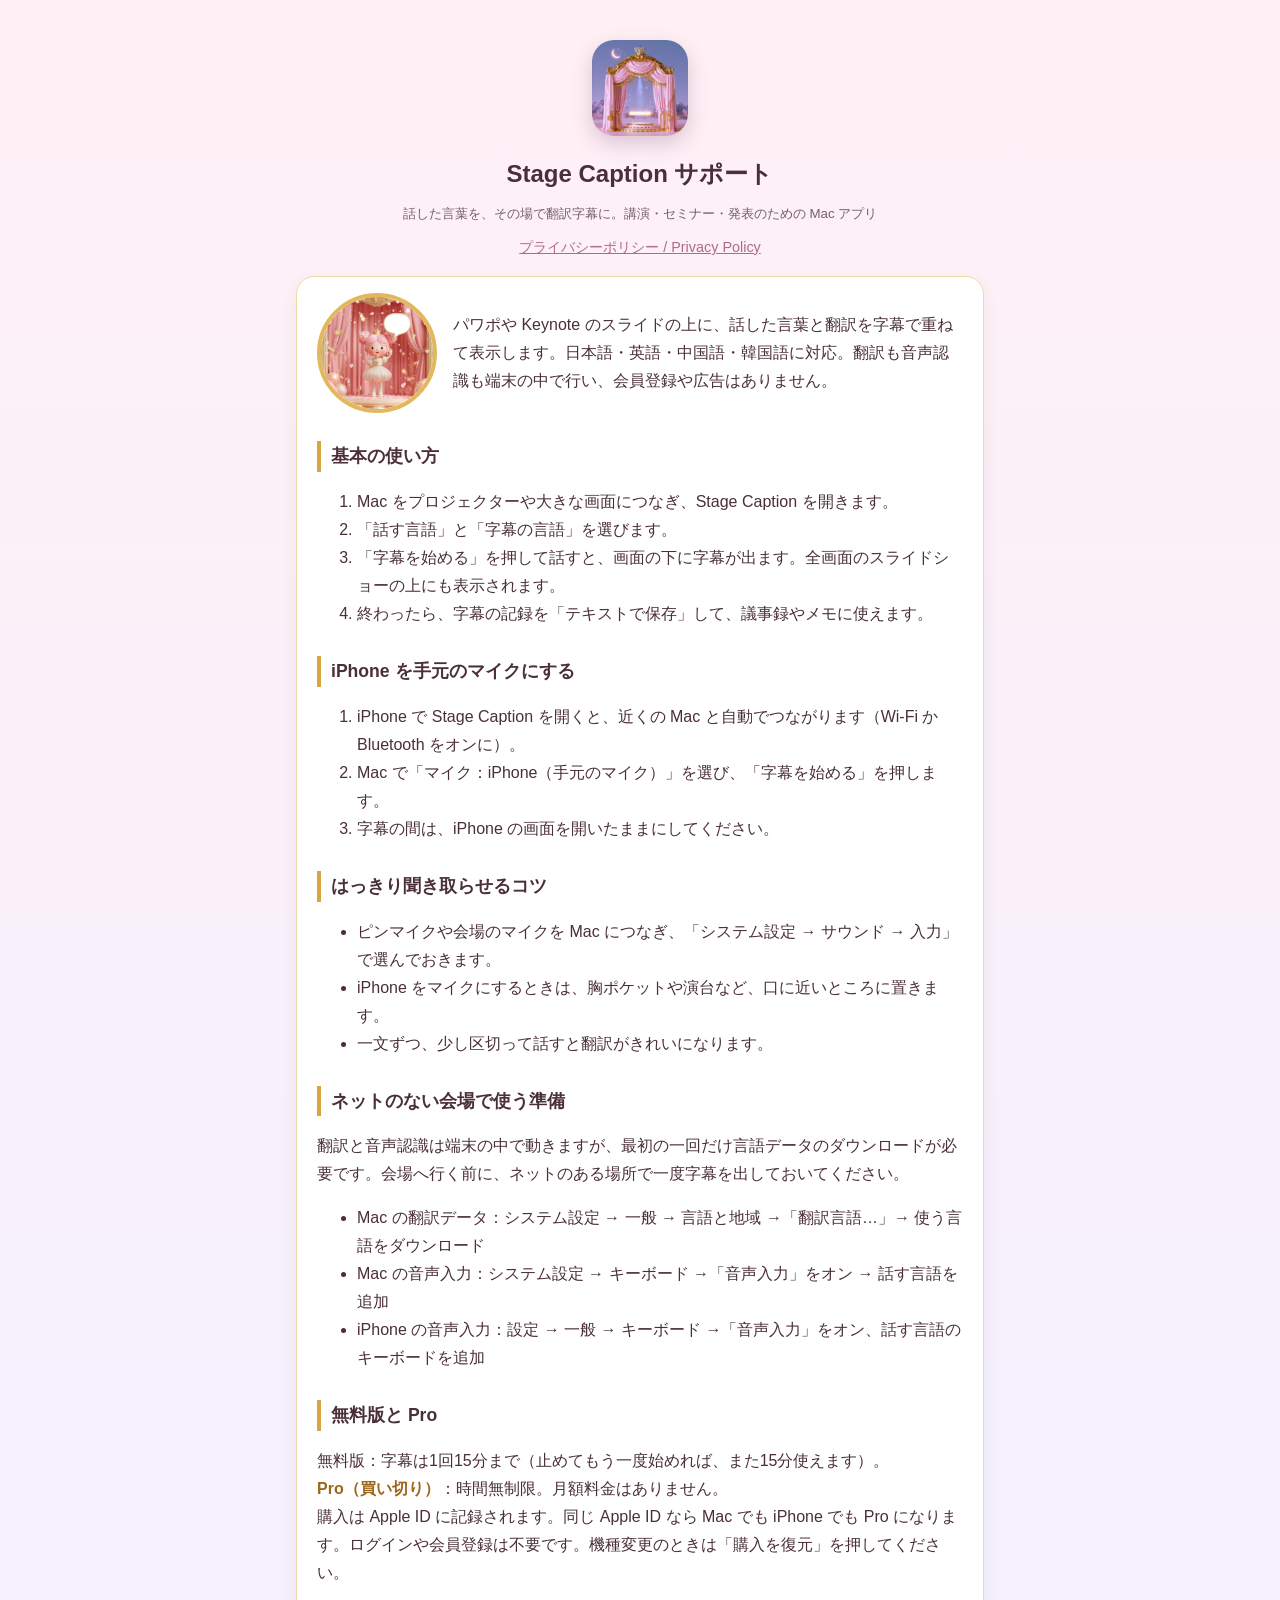
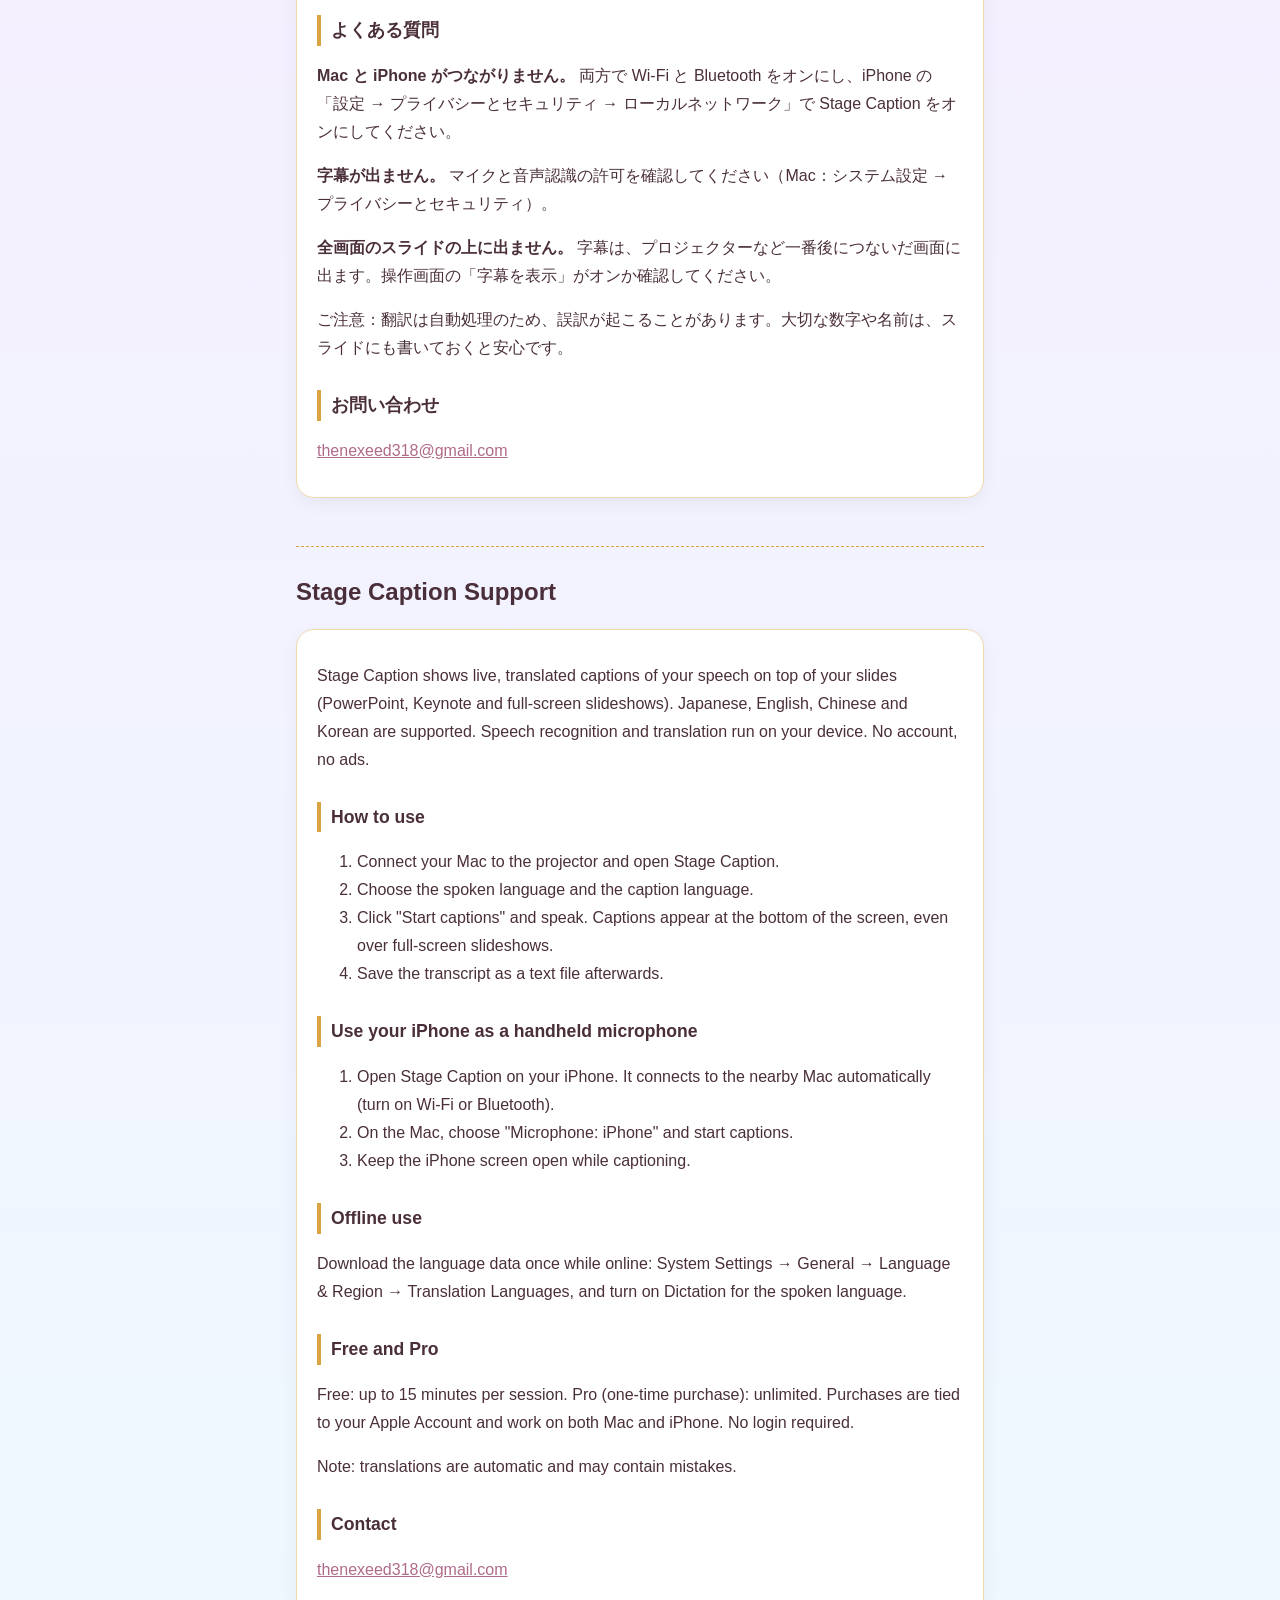
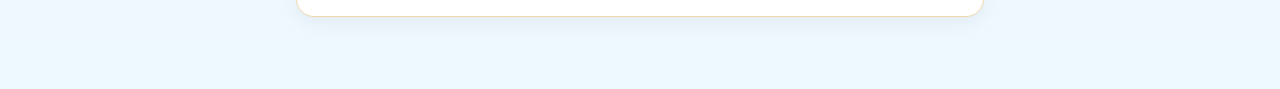
<file: index.html>
<!doctype html>
<html lang="ja">
<head>
<meta charset="utf-8">
<meta name="viewport" content="width=device-width, initial-scale=1">
<title>Stage Caption サポート / Support</title>
<link rel="stylesheet" href="style.css">
</head>
<body>
<main>
<header><img class="icon" src="icon.png" alt="Stage Caption のアイコン"><h1>Stage Caption サポート</h1>
<small>話した言葉を、その場で翻訳字幕に。講演・セミナー・発表のための Mac アプリ</small></header>
<nav><a href="privacy.html">プライバシーポリシー / Privacy Policy</a></nav>

<div class="card">
<div class="hero"><img src="mascot.png" alt="マスコットの妖精"><p>パワポや Keynote のスライドの上に、話した言葉と翻訳を字幕で重ねて表示します。日本語・英語・中国語・韓国語に対応。翻訳も音声認識も端末の中で行い、会員登録や広告はありません。</p></div>

<h2>基本の使い方</h2>
<ol>
<li>Mac をプロジェクターや大きな画面につなぎ、Stage Caption を開きます。</li>
<li>「話す言語」と「字幕の言語」を選びます。</li>
<li>「字幕を始める」を押して話すと、画面の下に字幕が出ます。全画面のスライドショーの上にも表示されます。</li>
<li>終わったら、字幕の記録を「テキストで保存」して、議事録やメモに使えます。</li>
</ol>

<h2>iPhone を手元のマイクにする</h2>
<ol>
<li>iPhone で Stage Caption を開くと、近くの Mac と自動でつながります（Wi-Fi か Bluetooth をオンに）。</li>
<li>Mac で「マイク：iPhone（手元のマイク）」を選び、「字幕を始める」を押します。</li>
<li>字幕の間は、iPhone の画面を開いたままにしてください。</li>
</ol>

<h2>はっきり聞き取らせるコツ</h2>
<ul>
<li>ピンマイクや会場のマイクを Mac につなぎ、「システム設定 → サウンド → 入力」で選んでおきます。</li>
<li>iPhone をマイクにするときは、胸ポケットや演台など、口に近いところに置きます。</li>
<li>一文ずつ、少し区切って話すと翻訳がきれいになります。</li>
</ul>

<h2>ネットのない会場で使う準備</h2>
<p>翻訳と音声認識は端末の中で動きますが、最初の一回だけ言語データのダウンロードが必要です。会場へ行く前に、ネットのある場所で一度字幕を出しておいてください。</p>
<ul>
<li>Mac の翻訳データ：システム設定 → 一般 → 言語と地域 →「翻訳言語…」→ 使う言語をダウンロード</li>
<li>Mac の音声入力：システム設定 → キーボード →「音声入力」をオン → 話す言語を追加</li>
<li>iPhone の音声入力：設定 → 一般 → キーボード →「音声入力」をオン、話す言語のキーボードを追加</li>
</ul>

<h2>無料版と Pro</h2>
<p>無料版：字幕は1回15分まで（止めてもう一度始めれば、また15分使えます）。<br>
<span class="price">Pro（買い切り）</span>：時間無制限。月額料金はありません。<br>
購入は Apple ID に記録されます。同じ Apple ID なら Mac でも iPhone でも Pro になります。ログインや会員登録は不要です。機種変更のときは「購入を復元」を押してください。</p>

<h2>よくある質問</h2>
<p><b>Mac と iPhone がつながりません。</b> 両方で Wi-Fi と Bluetooth をオンにし、iPhone の「設定 → プライバシーとセキュリティ → ローカルネットワーク」で Stage Caption をオンにしてください。</p>
<p><b>字幕が出ません。</b> マイクと音声認識の許可を確認してください（Mac：システム設定 → プライバシーとセキュリティ）。</p>
<p><b>全画面のスライドの上に出ません。</b> 字幕は、プロジェクターなど一番後につないだ画面に出ます。操作画面の「字幕を表示」がオンか確認してください。</p>
<p>ご注意：翻訳は自動処理のため、誤訳が起こることがあります。大切な数字や名前は、スライドにも書いておくと安心です。</p>

<h2>お問い合わせ</h2>
<p><a href="mailto:thenexeed318@gmail.com">thenexeed318@gmail.com</a></p>
</div>

<section class="lang" lang="en">
<h1>Stage Caption Support</h1>
<div class="card">
<p>Stage Caption shows live, translated captions of your speech on top of your slides (PowerPoint, Keynote and full-screen slideshows). Japanese, English, Chinese and Korean are supported. Speech recognition and translation run on your device. No account, no ads.</p>
<h2>How to use</h2>
<ol>
<li>Connect your Mac to the projector and open Stage Caption.</li>
<li>Choose the spoken language and the caption language.</li>
<li>Click "Start captions" and speak. Captions appear at the bottom of the screen, even over full-screen slideshows.</li>
<li>Save the transcript as a text file afterwards.</li>
</ol>
<h2>Use your iPhone as a handheld microphone</h2>
<ol>
<li>Open Stage Caption on your iPhone. It connects to the nearby Mac automatically (turn on Wi-Fi or Bluetooth).</li>
<li>On the Mac, choose "Microphone: iPhone" and start captions.</li>
<li>Keep the iPhone screen open while captioning.</li>
</ol>
<h2>Offline use</h2>
<p>Download the language data once while online: System Settings → General → Language &amp; Region → Translation Languages, and turn on Dictation for the spoken language.</p>
<h2>Free and Pro</h2>
<p>Free: up to 15 minutes per session. Pro (one-time purchase): unlimited. Purchases are tied to your Apple Account and work on both Mac and iPhone. No login required.</p>
<p>Note: translations are automatic and may contain mistakes.</p>
<h2>Contact</h2>
<p><a href="mailto:thenexeed318@gmail.com">thenexeed318@gmail.com</a></p>
</div>
</section>
</main>
</body>
</html>
</file>
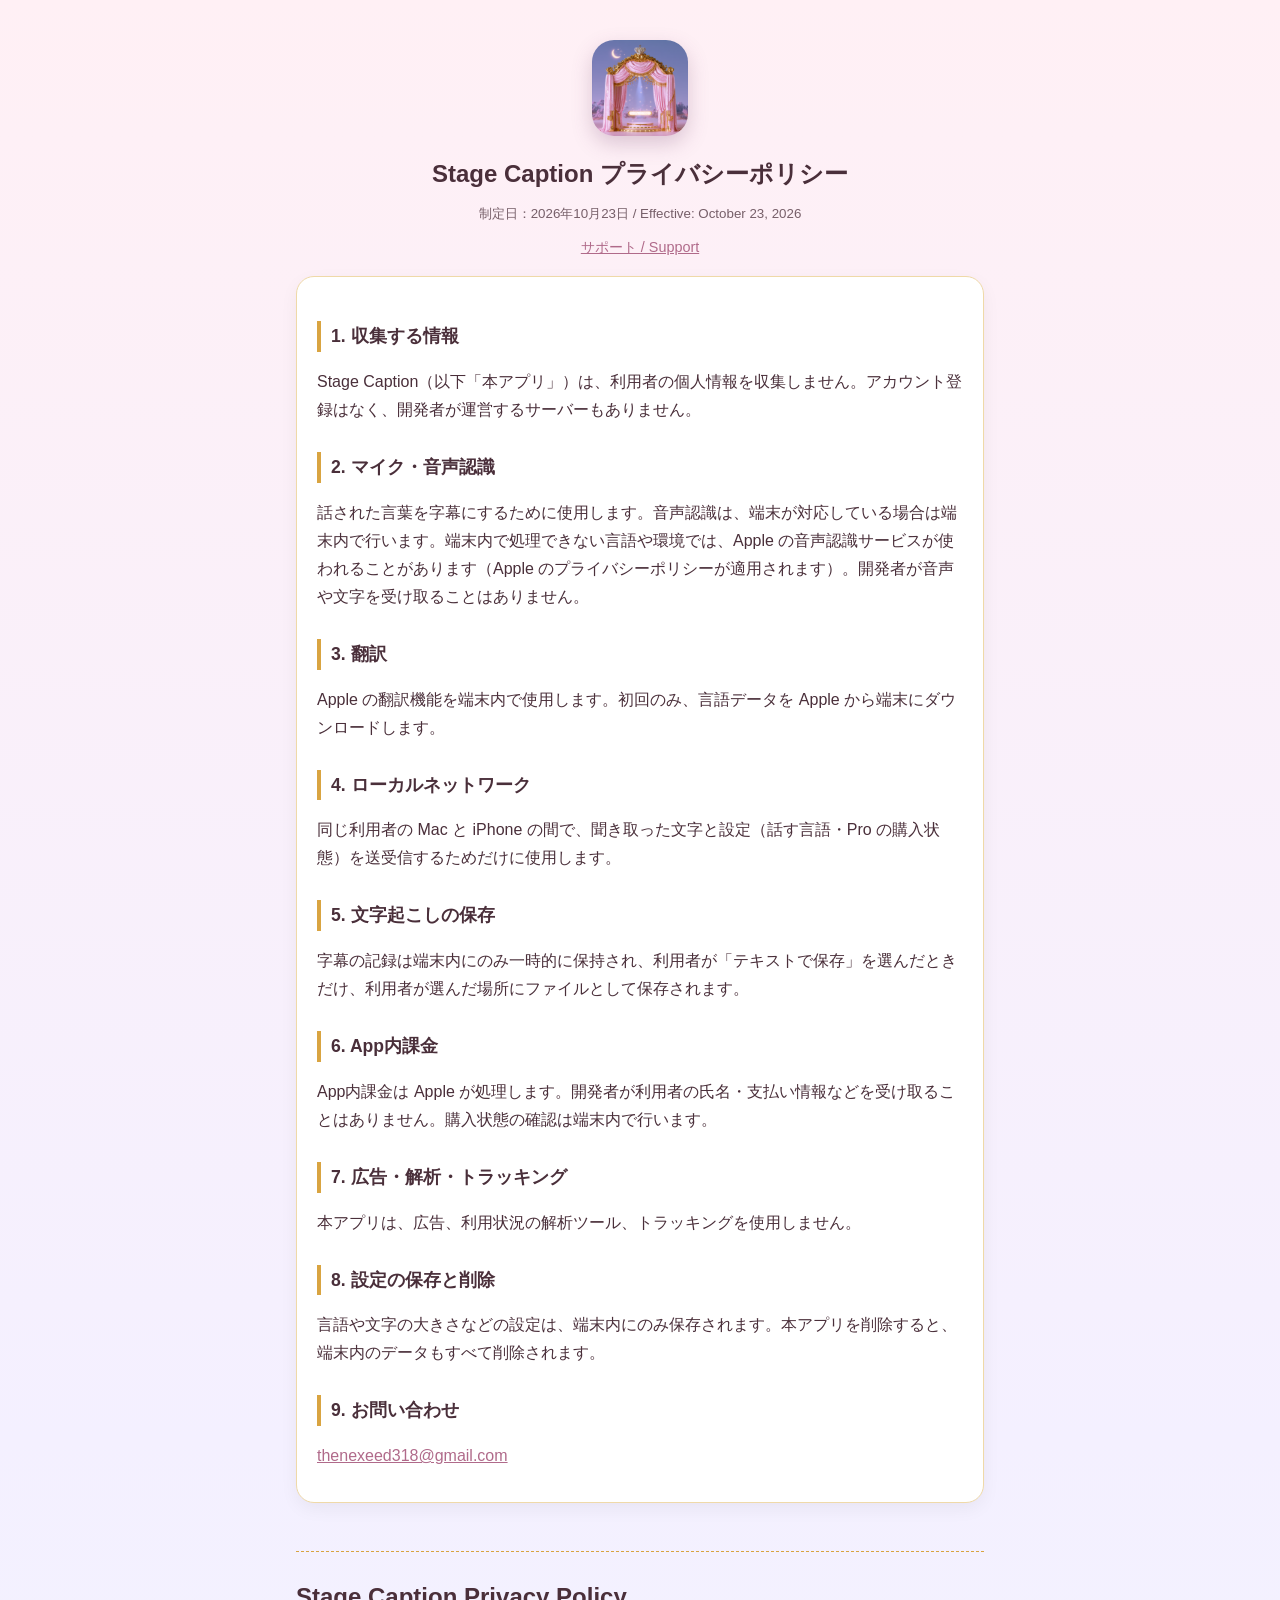
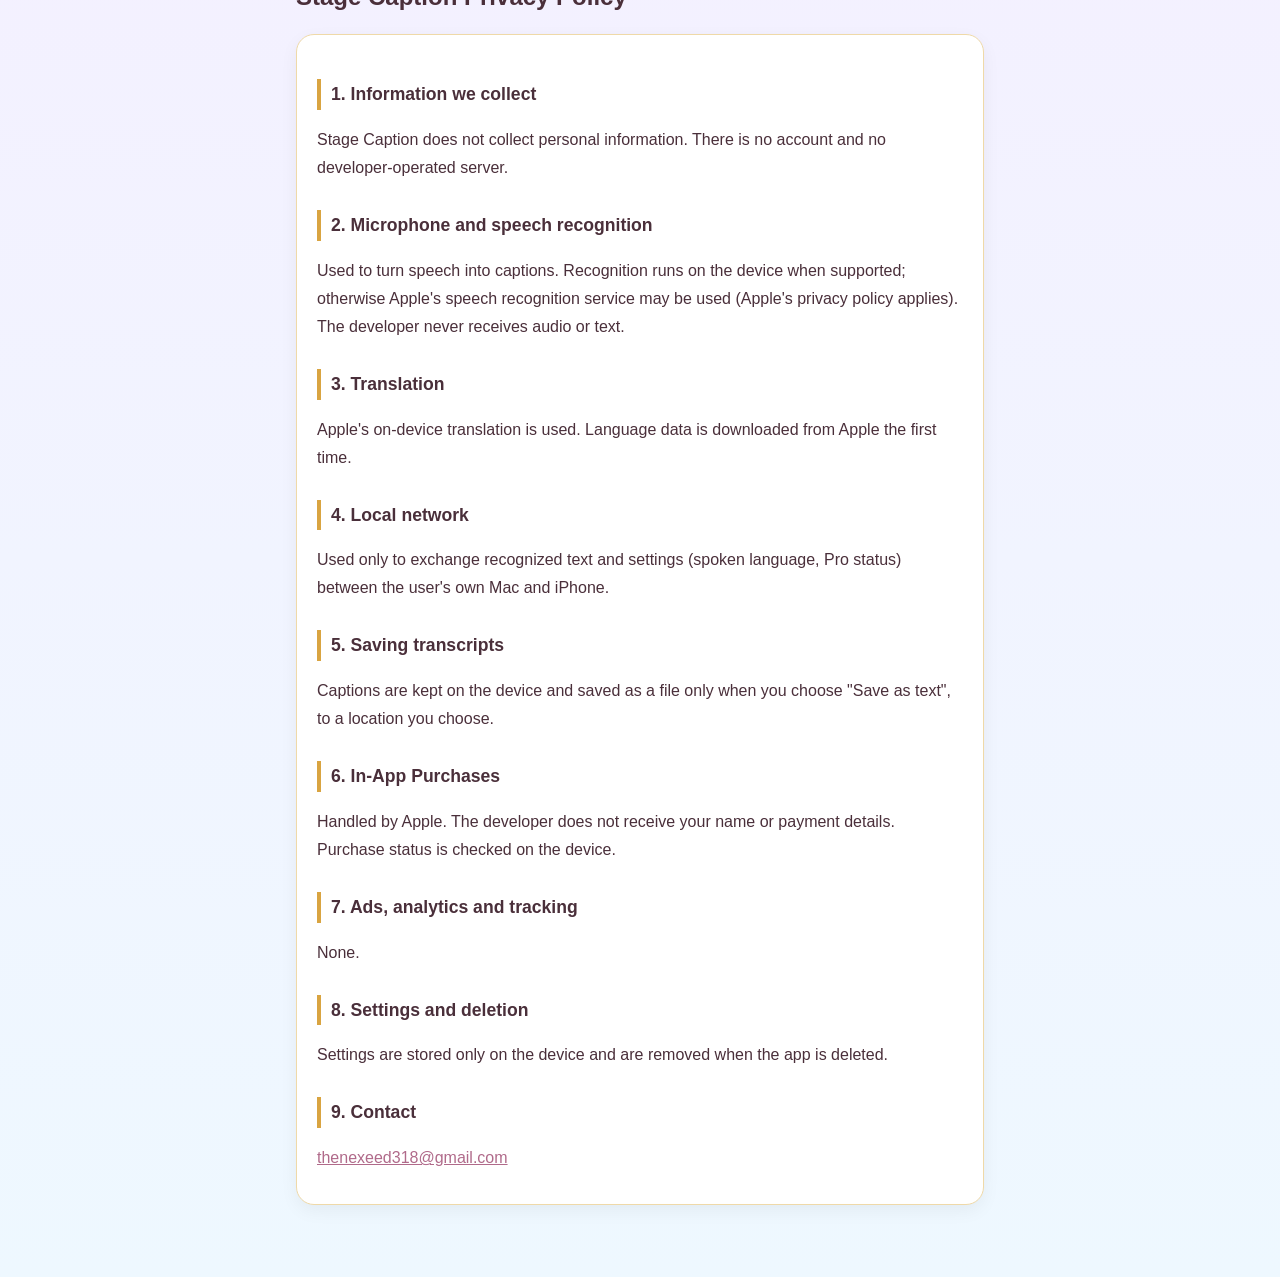
<file: privacy.html>
<!doctype html>
<html lang="ja">
<head>
<meta charset="utf-8">
<meta name="viewport" content="width=device-width, initial-scale=1">
<title>Stage Caption プライバシーポリシー / Privacy Policy</title>
<link rel="stylesheet" href="style.css">
</head>
<body>
<main>
<header><img class="icon" src="icon.png" alt="Stage Caption のアイコン"><h1>Stage Caption プライバシーポリシー</h1>
<small>制定日：2026年10月23日 / Effective: October 23, 2026</small></header>
<nav><a href="index.html">サポート / Support</a></nav>

<div class="card">
<h2>1. 収集する情報</h2>
<p>Stage Caption（以下「本アプリ」）は、利用者の個人情報を収集しません。アカウント登録はなく、開発者が運営するサーバーもありません。</p>
<h2>2. マイク・音声認識</h2>
<p>話された言葉を字幕にするために使用します。音声認識は、端末が対応している場合は端末内で行います。端末内で処理できない言語や環境では、Apple の音声認識サービスが使われることがあります（Apple のプライバシーポリシーが適用されます）。開発者が音声や文字を受け取ることはありません。</p>
<h2>3. 翻訳</h2>
<p>Apple の翻訳機能を端末内で使用します。初回のみ、言語データを Apple から端末にダウンロードします。</p>
<h2>4. ローカルネットワーク</h2>
<p>同じ利用者の Mac と iPhone の間で、聞き取った文字と設定（話す言語・Pro の購入状態）を送受信するためだけに使用します。</p>
<h2>5. 文字起こしの保存</h2>
<p>字幕の記録は端末内にのみ一時的に保持され、利用者が「テキストで保存」を選んだときだけ、利用者が選んだ場所にファイルとして保存されます。</p>
<h2>6. App内課金</h2>
<p>App内課金は Apple が処理します。開発者が利用者の氏名・支払い情報などを受け取ることはありません。購入状態の確認は端末内で行います。</p>
<h2>7. 広告・解析・トラッキング</h2>
<p>本アプリは、広告、利用状況の解析ツール、トラッキングを使用しません。</p>
<h2>8. 設定の保存と削除</h2>
<p>言語や文字の大きさなどの設定は、端末内にのみ保存されます。本アプリを削除すると、端末内のデータもすべて削除されます。</p>
<h2>9. お問い合わせ</h2>
<p><a href="mailto:thenexeed318@gmail.com">thenexeed318@gmail.com</a></p>
</div>

<section class="lang" lang="en">
<h1>Stage Caption Privacy Policy</h1>
<div class="card">
<h2>1. Information we collect</h2>
<p>Stage Caption does not collect personal information. There is no account and no developer-operated server.</p>
<h2>2. Microphone and speech recognition</h2>
<p>Used to turn speech into captions. Recognition runs on the device when supported; otherwise Apple's speech recognition service may be used (Apple's privacy policy applies). The developer never receives audio or text.</p>
<h2>3. Translation</h2>
<p>Apple's on-device translation is used. Language data is downloaded from Apple the first time.</p>
<h2>4. Local network</h2>
<p>Used only to exchange recognized text and settings (spoken language, Pro status) between the user's own Mac and iPhone.</p>
<h2>5. Saving transcripts</h2>
<p>Captions are kept on the device and saved as a file only when you choose "Save as text", to a location you choose.</p>
<h2>6. In-App Purchases</h2>
<p>Handled by Apple. The developer does not receive your name or payment details. Purchase status is checked on the device.</p>
<h2>7. Ads, analytics and tracking</h2>
<p>None.</p>
<h2>8. Settings and deletion</h2>
<p>Settings are stored only on the device and are removed when the app is deleted.</p>
<h2>9. Contact</h2>
<p><a href="mailto:thenexeed318@gmail.com">thenexeed318@gmail.com</a></p>
</div>
</section>
</main>
</body>
</html>
</file>
<file: style.css>
:root { --bg: #fff5f8; --ink: #4a2f3a; --accent: #d9a441; --rose: #e48aa8; --card: #ffffff; }
* { box-sizing: border-box; }
body { margin: 0; background: linear-gradient(180deg, #fff0f5 0%, #f4f0ff 50%, #eef8ff 100%); color: var(--ink); font-family: -apple-system, "Hiragino Sans", "Apple SD Gothic Neo", sans-serif; line-height: 1.75; }
main { max-width: 720px; margin: 0 auto; padding: 24px 16px 56px; }
header { text-align: center; padding: 16px 0 8px; }
header .crown { font-size: 2.4rem; }
h1 { font-size: 1.5rem; margin: 8px 0 4px; }
h2 { font-size: 1.1rem; margin-top: 28px; border-left: 4px solid var(--accent); padding-left: 10px; }
.card { background: var(--card); border: 1px solid #efd9a8; border-radius: 18px; padding: 16px 20px; margin: 16px 0; box-shadow: 0 6px 18px rgba(0,0,0,.05); }
a { color: #b06a8a; }
.lang { margin-top: 48px; padding-top: 16px; border-top: 1px dashed var(--accent); }
nav { text-align: center; font-size: .9rem; }
small { opacity: .75; }
header img.icon { width: 96px; height: 96px; border-radius: 22px; box-shadow: 0 8px 20px rgba(120,70,110,.25); }
.hero { display: flex; gap: 16px; align-items: center; }
.hero img { width: 120px; height: 120px; border-radius: 50%; border: 4px solid #e3b85c; object-fit: cover; }
.price { font-weight: 700; color: #9e6619; }
</file>
